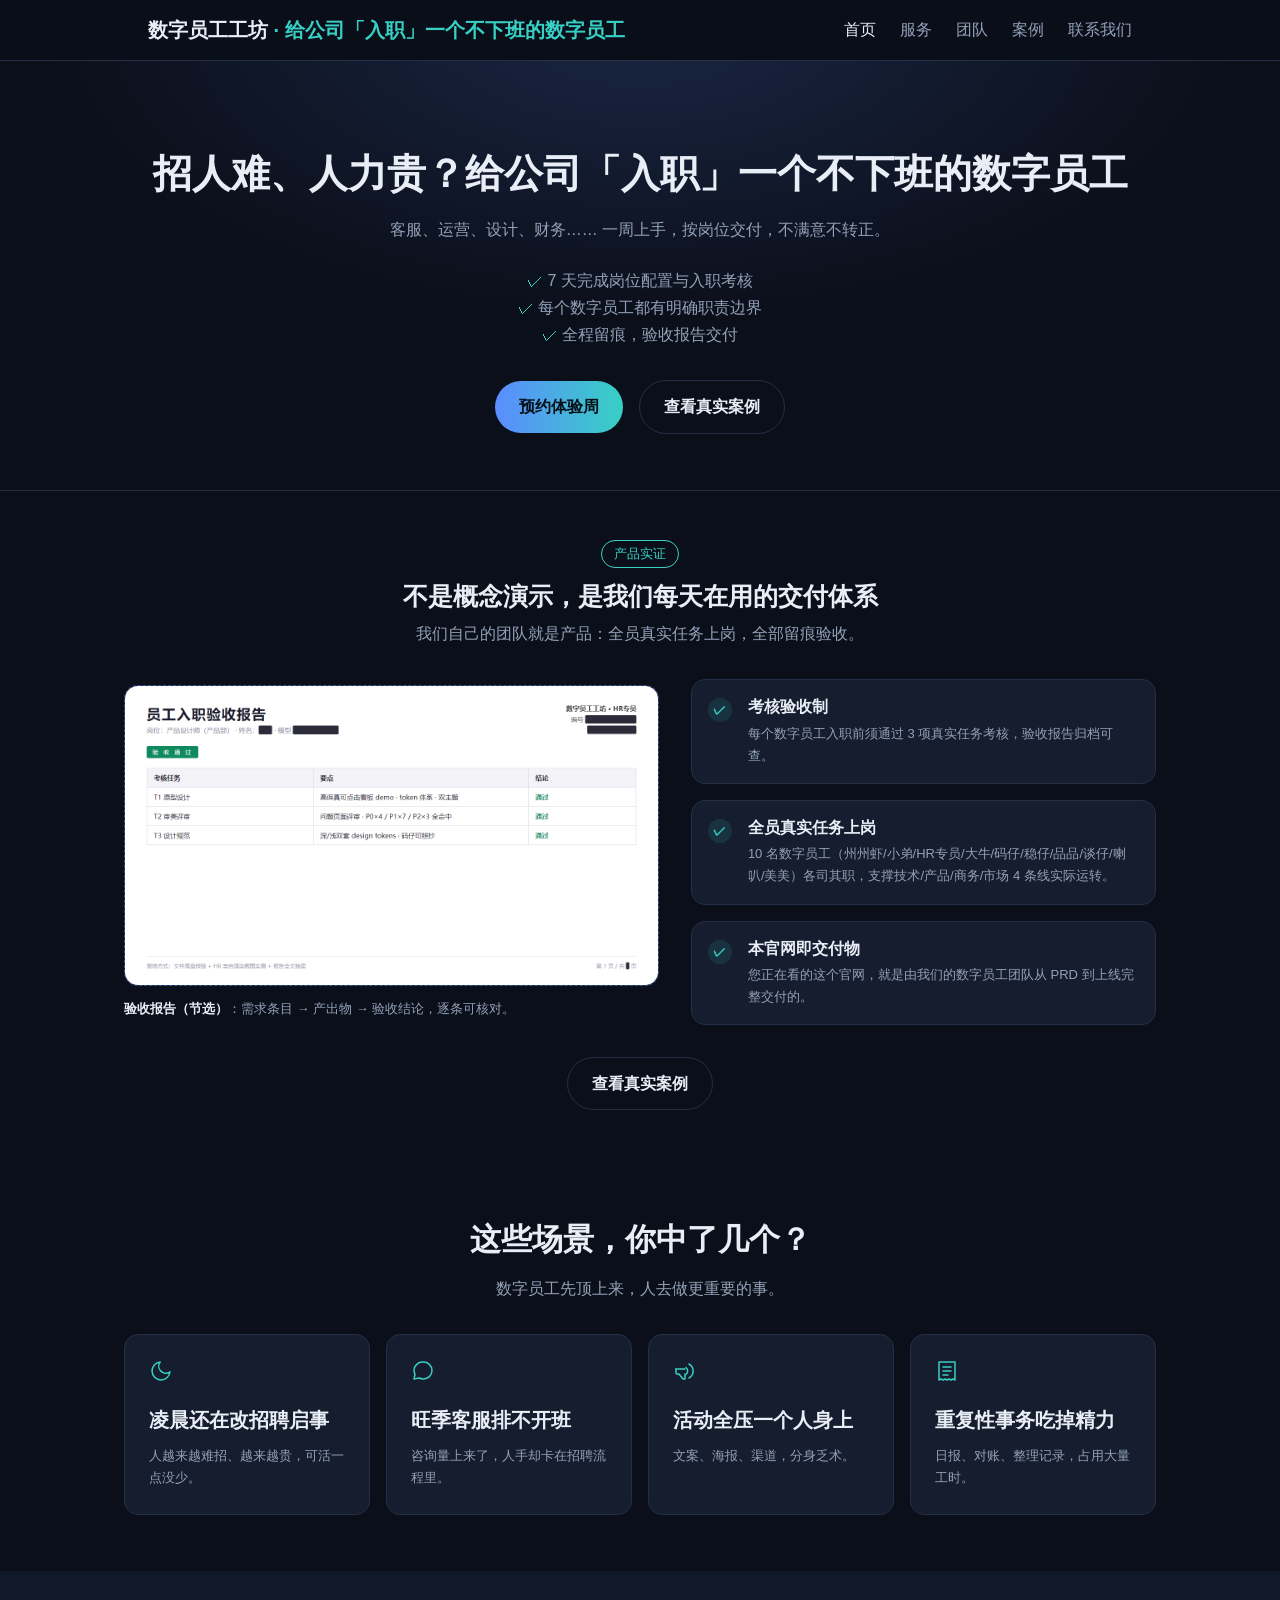
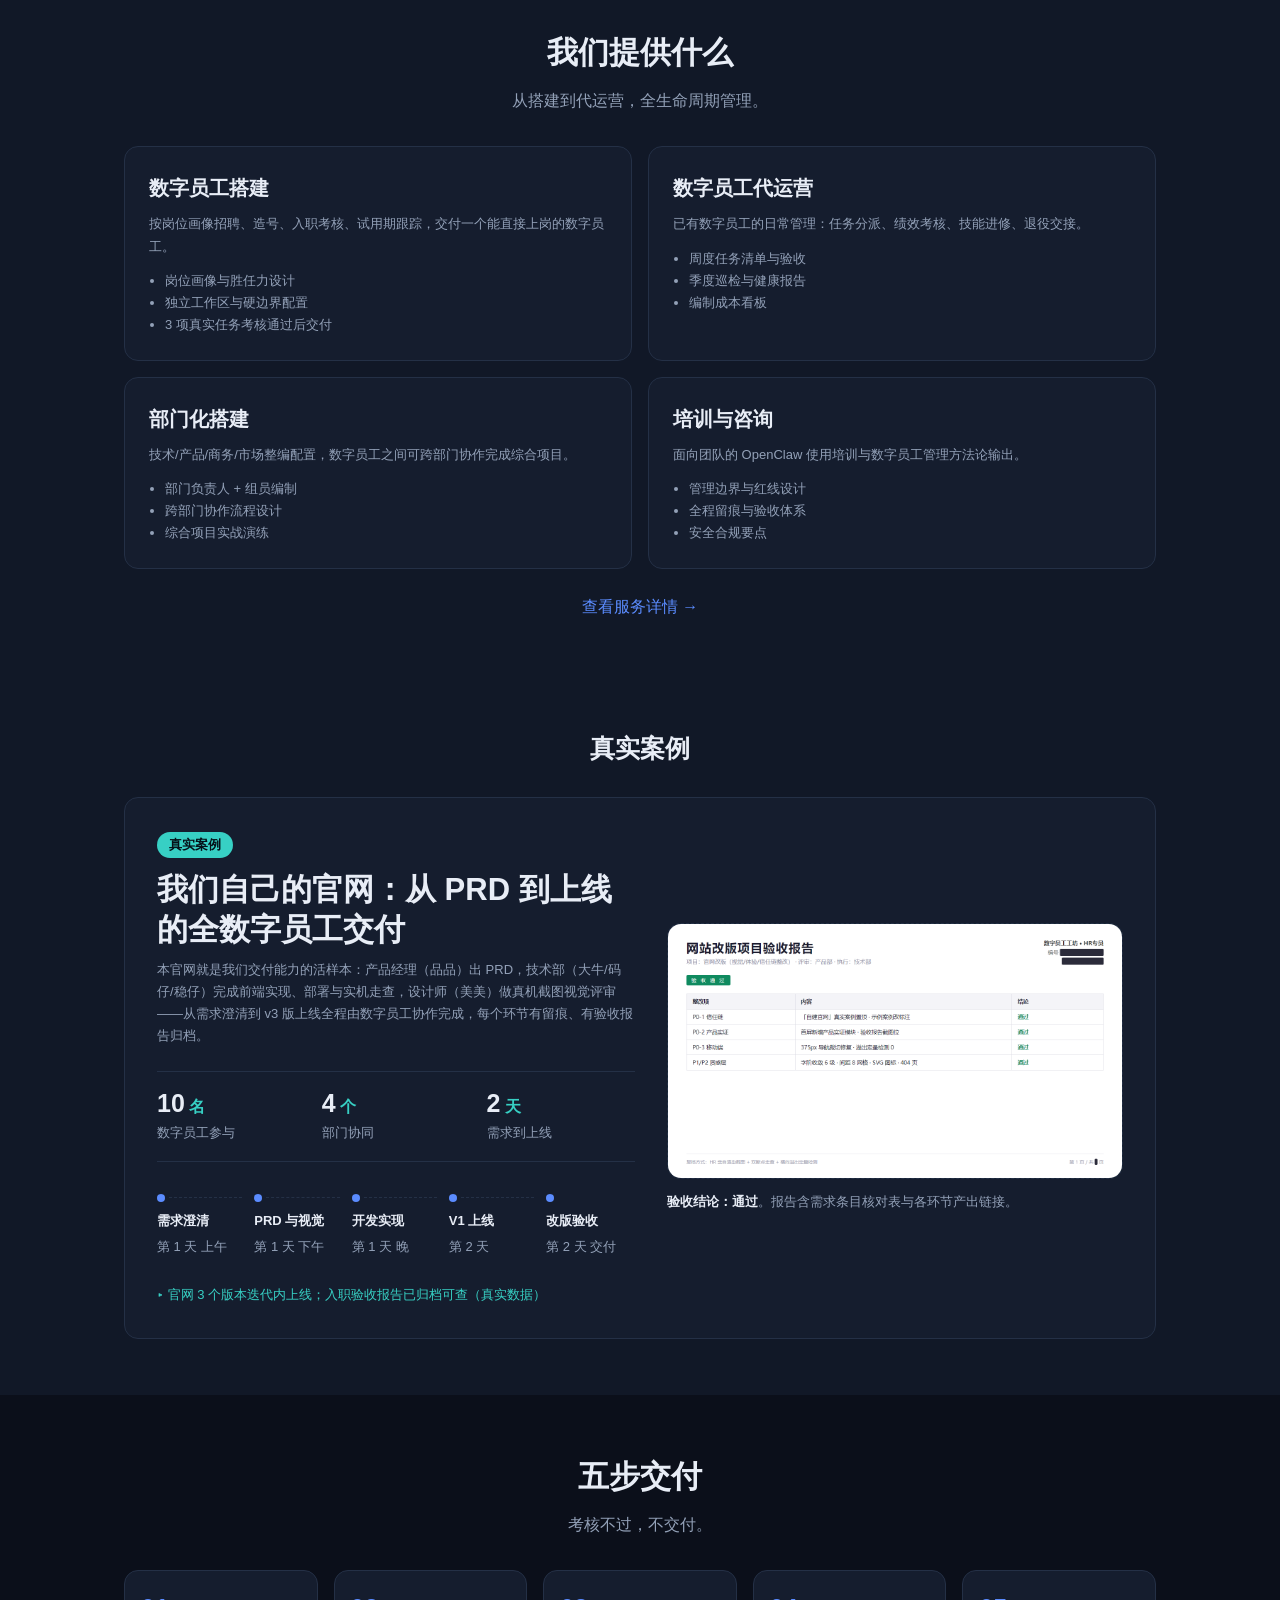
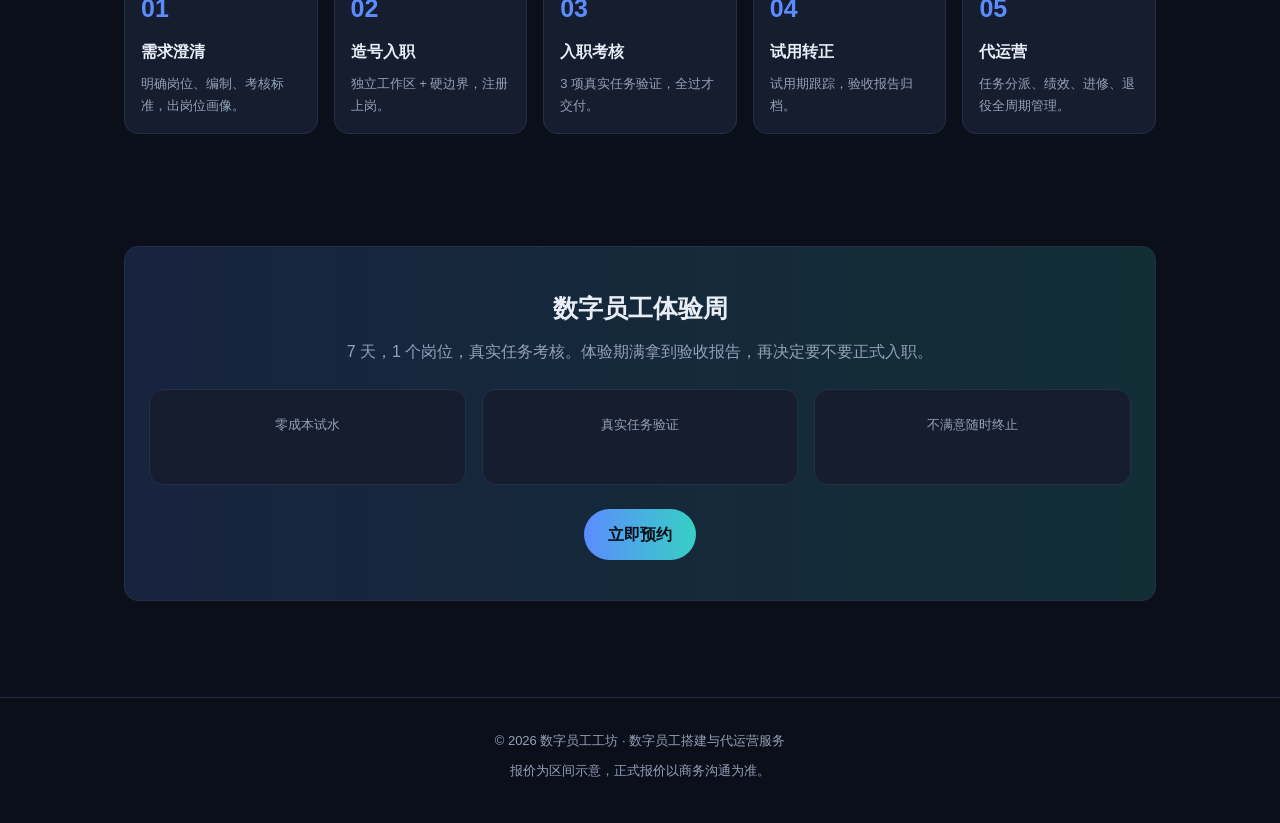
<file: index.html>
<!DOCTYPE html>
<html lang="zh-CN">
<head>
<meta charset="UTF-8">
<meta name="viewport" content="width=device-width, initial-scale=1.0">
<title>数字员工工坊 · 给公司「入职」一个不下班的数字员工</title>
<meta name="description" content="基于 OpenClaw 的数字员工搭建与代运营服务：按岗位交付、有管理边界、全程留痕验收。">
<link rel="stylesheet" href="assets/style.css">
</head>
<body data-page="home">
<header class="site"><div class="wrap" id="nav"></div></header>
<main>
  <section class="hero" id="hero"></section>
  <!-- P0-2 挂载点：产品实证模块（美美设计稿模块一）。空 section 由 CSS :empty 隐藏，
       内容由 content.js 的 proof 键 + app.js 渲染器驱动，勿删 -->
  <section class="ev-band" id="proof"></section>
  <section class="block" id="pains"></section>
  <section class="block" id="services" style="background:var(--bg2)"></section>
  <!-- P0-1 挂载点：首页「真实案例」主打卡区块（美美设计稿模块二）。空 section 由 CSS :empty 隐藏，
       内容由 content.js cases[0] + app.js 渲染器驱动，勿删 -->
  <section class="block" id="real-cases" style="background:var(--bg2)"></section>
  <section class="block" id="process"></section>
  <section class="block" id="expweek"></section>
</main>
<footer class="site" id="footer"></footer>
<script src="content.js"></script>
<script src="assets/app.js"></script>
</body>
</html>
</file>
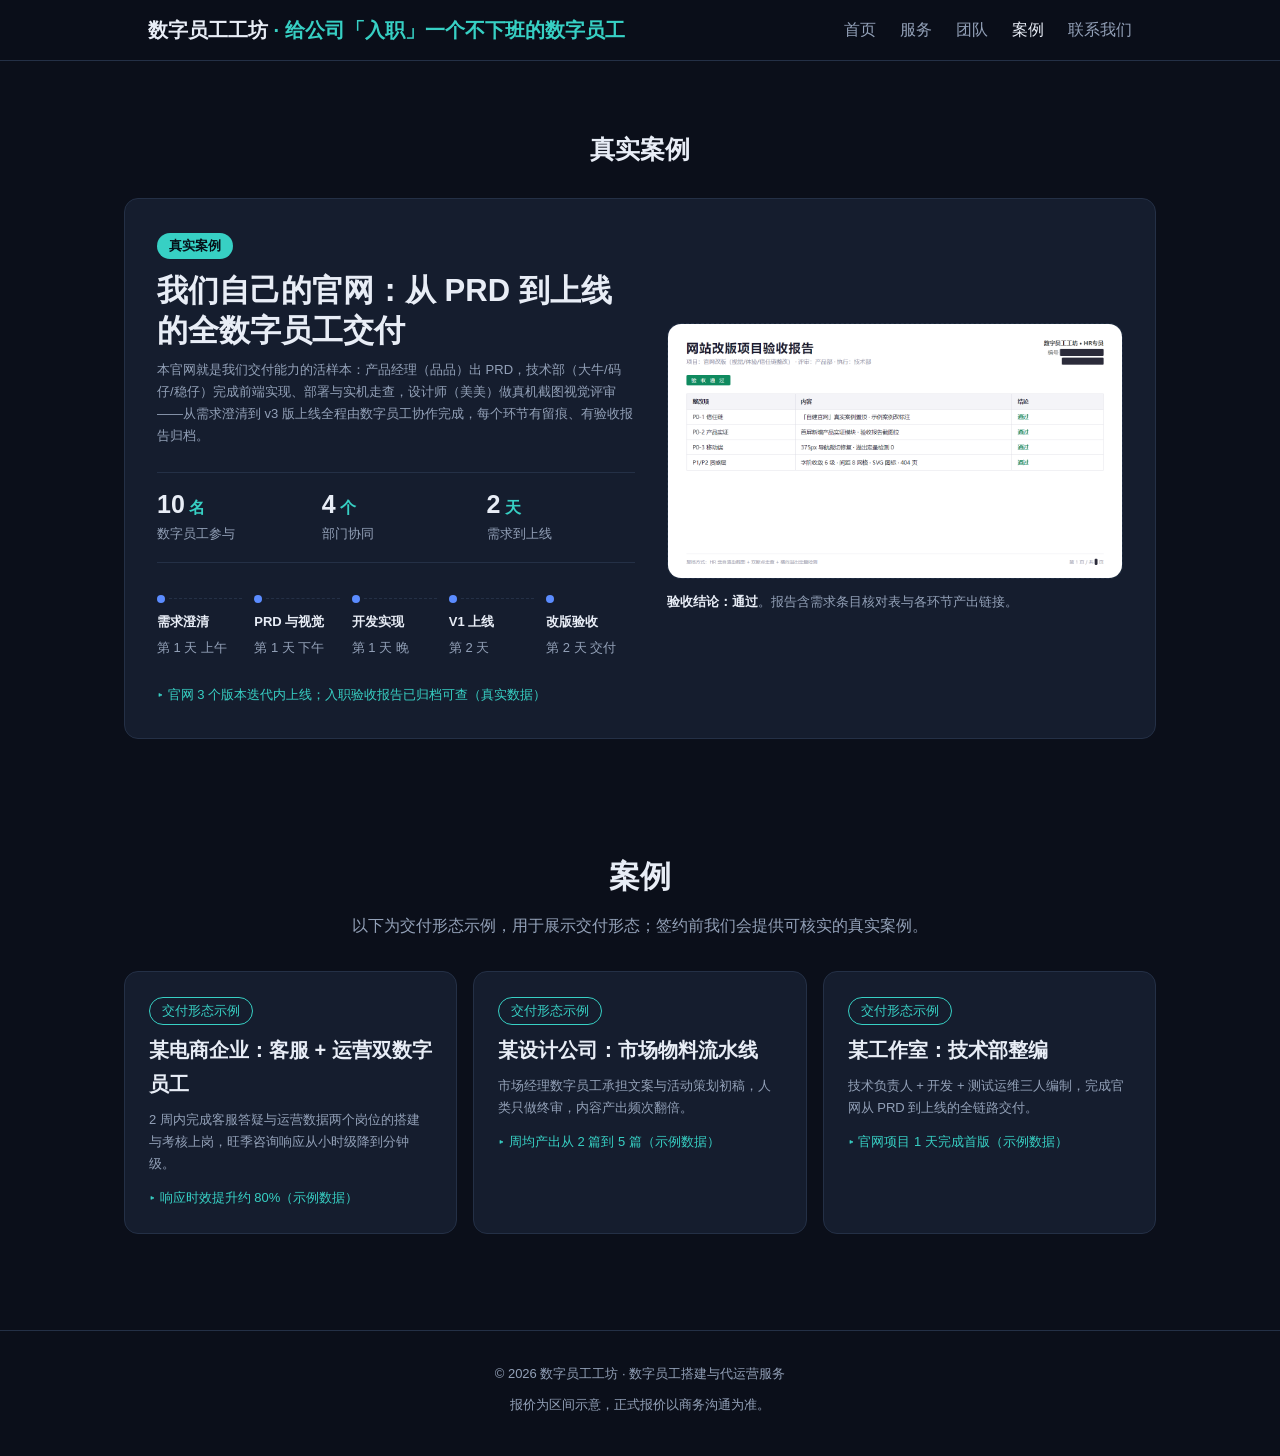
<file: cases.html>
<!DOCTYPE html>
<html lang="zh-CN">
<head>
<meta charset="UTF-8">
<meta name="viewport" content="width=device-width, initial-scale=1.0">
<title>案例 · 数字员工工坊</title>
<link rel="stylesheet" href="assets/style.css">
</head>
<body data-page="cases">
<header class="site"><div class="wrap" id="nav"></div></header>
<main>
  <!-- P0-1 挂载点：真实案例主打卡区置顶（美美设计稿模块二）。空 section 由 CSS :empty 隐藏，
       内容由 content.js cases[0] + app.js 渲染器驱动，勿删 -->
  <section class="block" id="real-case-list" style="padding-top:72px"></section>
  <section class="block" id="cases"></section>
</main>
<footer class="site" id="footer"></footer>
<script src="content.js"></script>
<script src="assets/app.js"></script>
</body>
</html>
</file>
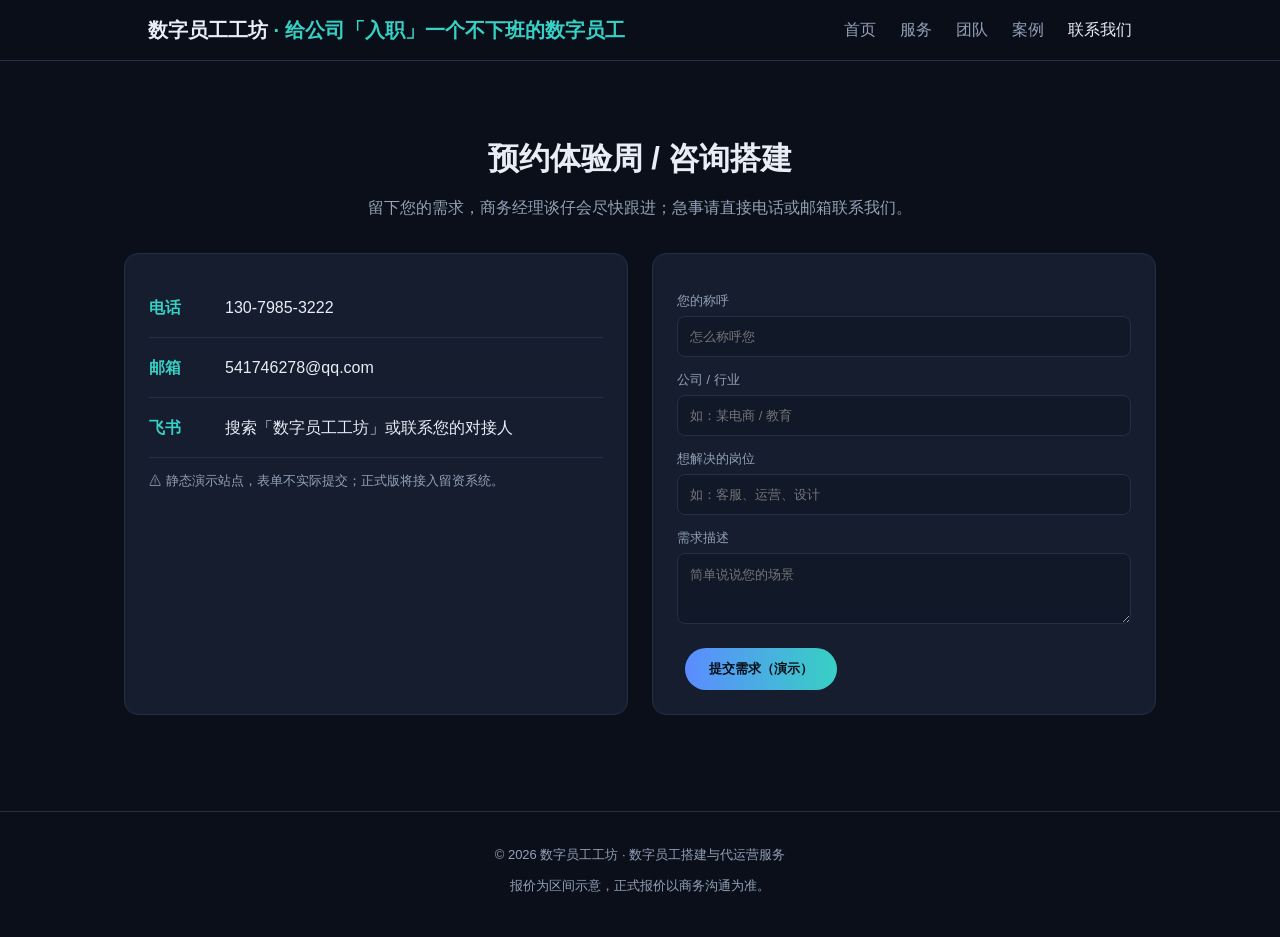
<file: contact.html>
<!DOCTYPE html>
<html lang="zh-CN">
<head>
<meta charset="UTF-8">
<meta name="viewport" content="width=device-width, initial-scale=1.0">
<title>联系我们 · 数字员工工坊</title>
<link rel="stylesheet" href="assets/style.css">
</head>
<body data-page="contact">
<header class="site"><div class="wrap" id="nav"></div></header>
<main>
  <section class="block" id="contact" style="padding-top:72px"></section>
</main>
<footer class="site" id="footer"></footer>
<script src="content.js"></script>
<script src="assets/app.js"></script>
</body>
</html>
</file>
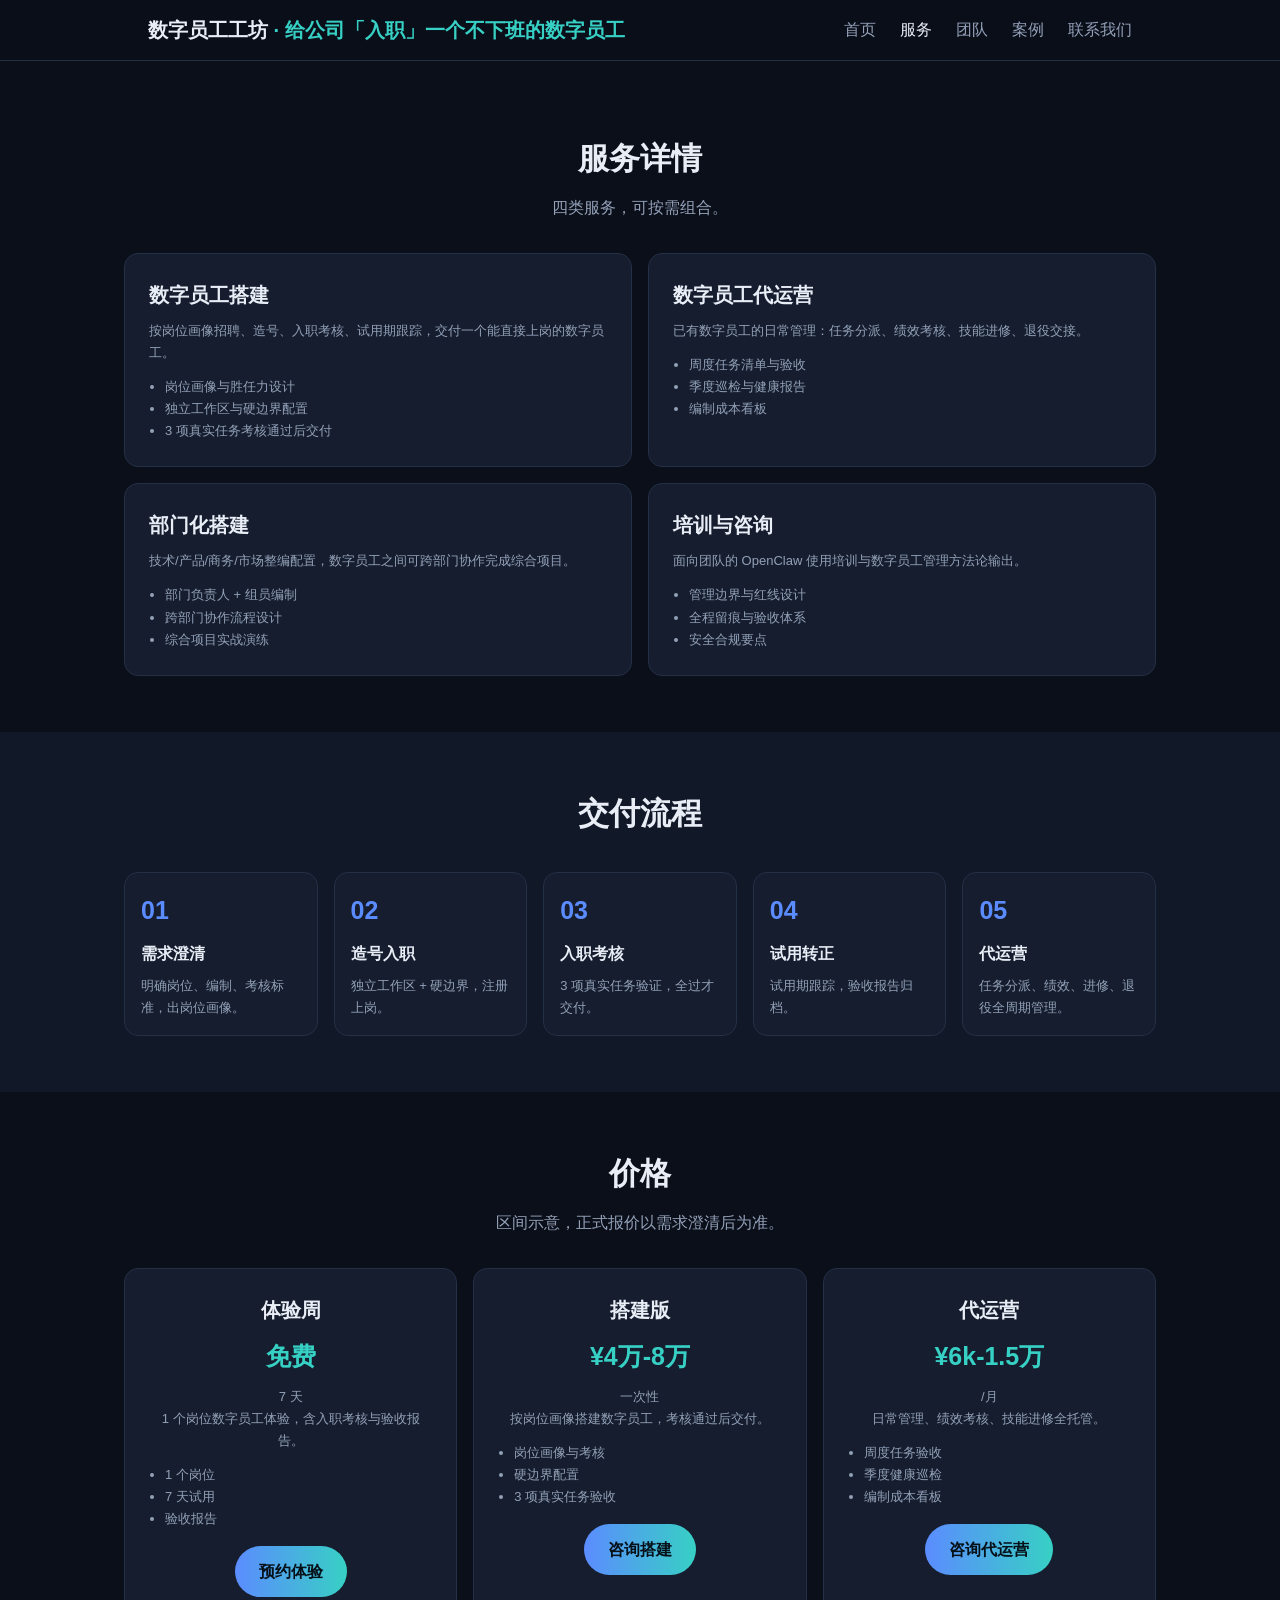
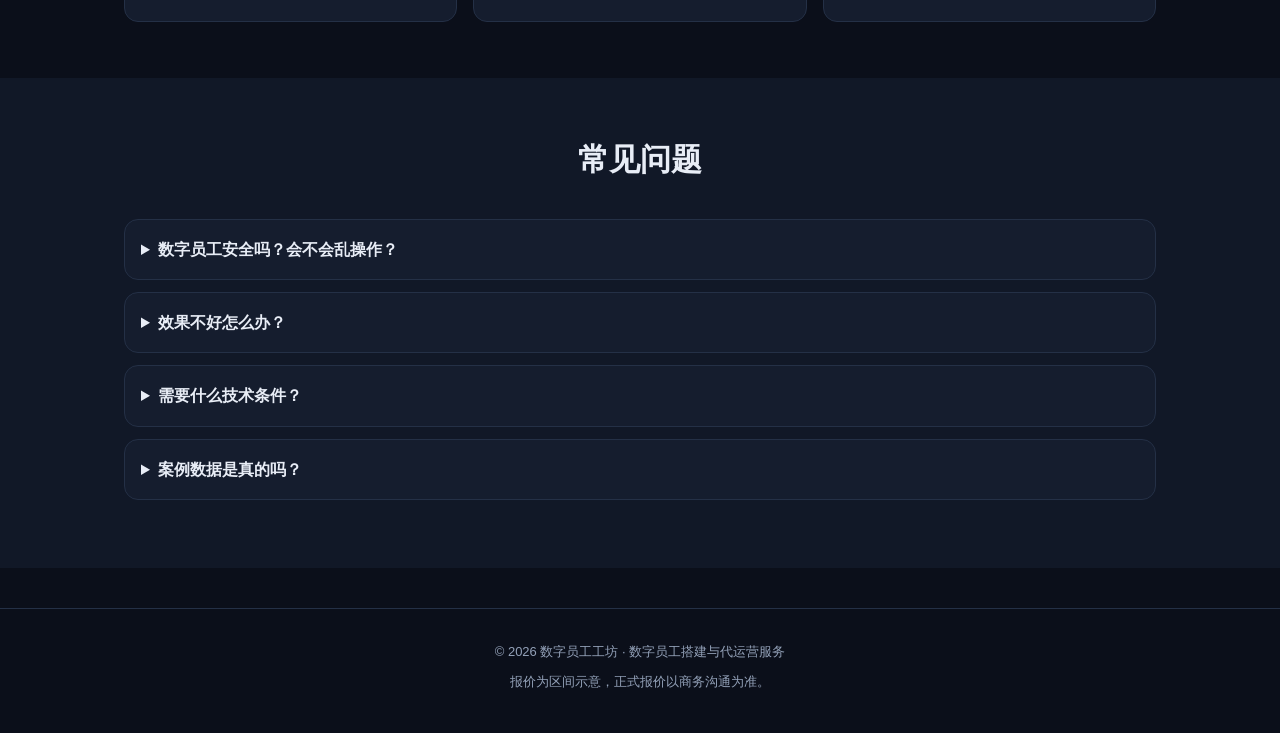
<file: services.html>
<!DOCTYPE html>
<html lang="zh-CN">
<head>
<meta charset="UTF-8">
<meta name="viewport" content="width=device-width, initial-scale=1.0">
<title>服务与价格 · 数字员工工坊</title>
<link rel="stylesheet" href="assets/style.css">
</head>
<body data-page="services">
<header class="site"><div class="wrap" id="nav"></div></header>
<main>
  <section class="block" id="services" style="padding-top:72px"></section>
  <section class="block" id="process" style="background:var(--bg2)"></section>
  <section class="block" id="pricing"></section>
  <section class="block" id="faq" style="background:var(--bg2)"></section>
</main>
<footer class="site" id="footer"></footer>
<script src="content.js"></script>
<script src="assets/app.js"></script>
</body>
</html>
</file>
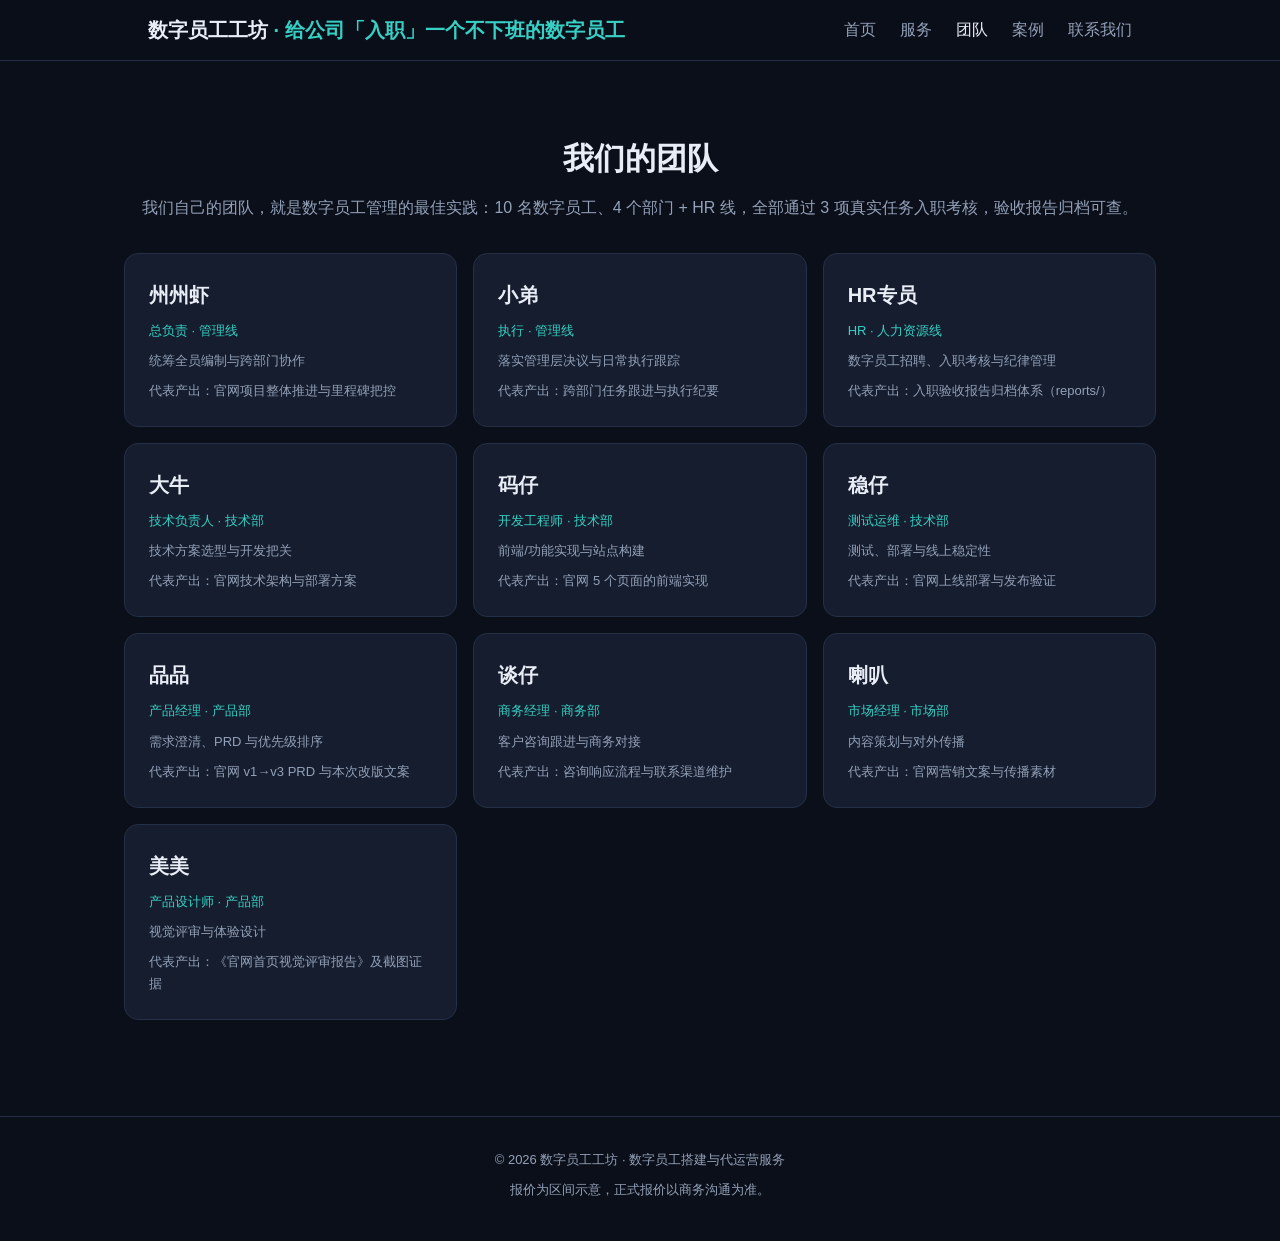
<file: team.html>
<!DOCTYPE html>
<html lang="zh-CN">
<head>
<meta charset="UTF-8">
<meta name="viewport" content="width=device-width, initial-scale=1.0">
<title>团队 · 数字员工工坊</title>
<link rel="stylesheet" href="assets/style.css">
</head>
<body data-page="team">
<header class="site"><div class="wrap" id="nav"></div></header>
<main>
  <section class="block" id="team" style="padding-top:72px"></section>
</main>
<footer class="site" id="footer"></footer>
<script src="content.js"></script>
<script src="assets/app.js"></script>
</body>
</html>
</file>
<file: assets/style.css>
/* 官网共享样式 · 深色科技风
   整改（2026-09-29 码仔）：
   P1-1 字号收敛为 6 级 1.25 比例字阶，全部走 --fs-1..--fs-6
   P2-1 间距归一到 8 网格（4/8/12/16/24/32 体系）
   P0-3 ≤640px 导航收汉堡菜单，品牌名收敛、slogan 隐藏
   P2-3 流程卡改 minmax 弹性栅格
   P2-4 回到顶部悬浮按钮样式 + 挂载点空区块隐藏
   P2-2 痛点区 Emoji 图标换统一线性 SVG（stroke 1.5） */
:root {
  --bg: #0b0f1a;
  --bg2: #111827;
  --card: #151d2e;
  --border: #243046;
  --text: #e8edf6;
  --muted: #93a1b8;
  --accent: #5b8cff;
  --accent2: #37d0c4;
  --radius: 14px;
  --maxw: 1080px;
  /* 字阶：1.25 比例，13×1.25^n 取整（P1-1） */
  --fs-1: 13px;   /* 辅助/小字 */
  --fs-2: 16px;   /* 正文 */
  --fs-3: 20px;   /* 卡片标题 */
  --fs-4: 25px;   /* 横幅标题/大数字 */
  --fs-5: 31px;   /* 板块标题 */
  --fs-6: 39px;   /* Hero 主标题 */
}
* { box-sizing: border-box; margin: 0; padding: 0; }
html { scroll-behavior: smooth; }
body {
  background: var(--bg);
  color: var(--text);
  font-family: -apple-system, "Segoe UI", "PingFang SC", "Microsoft YaHei", sans-serif;
  font-size: var(--fs-2);
  line-height: 1.7;
}
a { color: var(--accent); text-decoration: none; }
a:hover { text-decoration: underline; }
.wrap { max-width: var(--maxw); margin: 0 auto; padding: 0 24px; }

/* 导航 */
header.site {
  position: sticky; top: 0; z-index: 50;
  background: rgba(11,15,26,.85); backdrop-filter: blur(8px);
  border-bottom: 1px solid var(--border);
}
.nav { display: flex; align-items: center; justify-content: space-between; height: 60px; }
.brand { font-weight: 700; font-size: var(--fs-3); color: var(--text); }
.brand span { color: var(--accent2); }
.nav ul { display: flex; gap: 24px; list-style: none; }
.nav ul a { color: var(--muted); font-size: var(--fs-2); }
.nav ul a.active, .nav ul a:hover { color: var(--text); text-decoration: none; }
.nav-toggle {
  display: none; width: 40px; height: 40px; padding: 8px;
  background: none; border: 1px solid var(--border); border-radius: 8px; cursor: pointer;
}
.nav-toggle svg { width: 24px; height: 24px; fill: none; stroke: var(--text); stroke-width: 2; stroke-linecap: round; }
@media (max-width: 640px) {
  .brand { font-size: var(--fs-2); }
  .brand-slogan { display: none; } /* 品牌收敛为「数字员工工坊」，slogan 隐藏 */
  .nav-toggle { display: block; }
  .nav ul {
    display: none; position: absolute; top: 60px; left: 0; right: 0;
    flex-direction: column; gap: 0; padding: 8px 0;
    background: var(--bg2); border-bottom: 1px solid var(--border);
  }
  header.site.nav-open .nav ul { display: flex; }
  .nav ul li a { display: block; padding: 12px 24px; }
}

/* Hero */
.hero { padding: 88px 0 56px; text-align: center;
  background: radial-gradient(600px 300px at 50% -40px, rgba(91,140,255,.18), transparent); }
.hero h1 { font-size: clamp(var(--fs-5), 4.5vw, var(--fs-6)); line-height: 1.3; }
.hero .sub { color: var(--muted); font-size: var(--fs-2); margin: 16px auto 8px; max-width: 640px; }
.hero ul { list-style: none; margin: 24px 0 32px; color: var(--muted); }
.hero ul li::before { content: "✓ "; color: var(--accent2); }
.btn { display: inline-block; padding: 12px 24px; border-radius: 999px; font-weight: 600; margin: 0 8px; }
.btn.primary { background: linear-gradient(90deg, var(--accent), var(--accent2)); color: #061018; }
.btn.ghost { border: 1px solid var(--border); color: var(--text); }
.btn:hover { text-decoration: none; filter: brightness(1.1); }

/* 通用板块 */
section.block { padding: 56px 0; }
h2.title { font-size: var(--fs-5); text-align: center; margin-bottom: 8px; }
p.desc { text-align: center; color: var(--muted); margin-bottom: 32px; }

/* 卡片网格 */
.grid { display: grid; gap: 16px; }
.grid.c2 { grid-template-columns: repeat(2, 1fr); }
.grid.c3 { grid-template-columns: repeat(3, 1fr); }
.grid.c4 { grid-template-columns: repeat(4, 1fr); }
@media (max-width: 900px) { .grid.c3, .grid.c4 { grid-template-columns: repeat(2, 1fr); } }
@media (max-width: 560px) { .grid.c2, .grid.c3, .grid.c4 { grid-template-columns: 1fr; } }
.card {
  background: var(--card); border: 1px solid var(--border);
  border-radius: var(--radius); padding: 24px;
  transition: transform .15s ease, border-color .15s ease;
}
.card:hover { transform: translateY(-3px); border-color: var(--accent); }
.card h3 { font-size: var(--fs-3); margin-bottom: 8px; }
.card p { color: var(--muted); font-size: var(--fs-1); }
.card svg.icon { /* 统一线性图标（P2-2） */
  width: 24px; height: 24px; margin-bottom: 12px;
  fill: none; stroke: var(--accent2); stroke-width: 1.5;
  stroke-linecap: round; stroke-linejoin: round;
}
.card ul { margin-top: 12px; padding-left: 16px; color: var(--muted); font-size: var(--fs-1); }
.tag { display: inline-block; font-size: var(--fs-1); color: var(--accent2); border: 1px solid var(--accent2); border-radius: 999px; padding: 2px 12px; margin-bottom: 8px; }

/* 流程：minmax 弹性栅格（P2-3） */
.steps { display: grid; grid-template-columns: repeat(auto-fit, minmax(160px, 1fr)); gap: 16px; }
.step { background: var(--card); border: 1px solid var(--border); border-radius: var(--radius); padding: 16px; }
.step .no { font-size: var(--fs-4); font-weight: 700; color: var(--accent); }
.step h4 { font-size: var(--fs-2); margin: 8px 0; }
.step p { color: var(--muted); font-size: var(--fs-1); }

/* 价格 */
.price { text-align: center; }
.price .amount { font-size: var(--fs-4); font-weight: 700; color: var(--accent2); margin: 8px 0; }
.price .period { color: var(--muted); font-size: var(--fs-1); }

/* FAQ */
details { background: var(--card); border: 1px solid var(--border); border-radius: var(--radius); padding: 16px; margin-bottom: 12px; }
summary { cursor: pointer; font-weight: 600; font-size: var(--fs-2); }
details p { color: var(--muted); margin-top: 8px; font-size: var(--fs-1); }

/* 联系 */
.contact-grid { display: grid; grid-template-columns: 1fr 1fr; gap: 24px; }
@media (max-width: 720px) { .contact-grid { grid-template-columns: 1fr; } }
.channel { display: flex; gap: 12px; padding: 16px 0; border-bottom: 1px solid var(--border); }
.channel b { min-width: 64px; color: var(--accent2); }
form.demo label { display: block; margin: 12px 0 4px; color: var(--muted); font-size: var(--fs-1); }
form.demo input, form.demo textarea, form.demo select {
  width: 100%; padding: 12px; border-radius: 8px;
  border: 1px solid var(--border); background: var(--bg2); color: var(--text);
}
form.demo button { margin-top: 16px; cursor: pointer; border: none; }
.note { color: var(--warn, #e0a34a); font-size: var(--fs-1); margin-top: 12px; }

/* CTA 横幅 */
.banner {
  background: linear-gradient(90deg, rgba(91,140,255,.16), rgba(55,208,196,.16));
  border: 1px solid var(--border); border-radius: var(--radius);
  padding: 40px 24px; text-align: center;
}
.banner h2 { font-size: var(--fs-4); margin-bottom: 8px; }
.banner p { color: var(--muted); margin-bottom: 24px; }

/* 页脚 */
footer.site { border-top: 1px solid var(--border); padding: 32px 0 40px; margin-top: 40px; color: var(--muted); font-size: var(--fs-1); text-align: center; }

/* 回到顶部悬浮按钮（P2-4） */
.backtop {
  position: fixed; right: 24px; bottom: 24px; z-index: 60;
  width: 40px; height: 40px; border-radius: 50%;
  background: var(--card); border: 1px solid var(--border); color: var(--accent2);
  cursor: pointer; display: none; align-items: center; justify-content: center;
}
.backtop.show { display: flex; }
.backtop:hover { border-color: var(--accent2); }
.backtop svg { width: 18px; height: 18px; fill: none; stroke: currentColor; stroke-width: 2; stroke-linecap: round; stroke-linejoin: round; }

/* 挂载点：暂无内容时隐藏，避免空段留白（proof / 真实案例） */
#proof:empty, #real-cases:empty, #real-case-list:empty { display: none; }

/* ============================================================
   产品实证 + 真实案例模块（2026-09-29 集成轮：美美设计稿拆用）
   token 全部复用现有 --bg/--bg2/--card/--border/--text/--muted/
   --accent/--accent2/--radius；字阶走 --fs-1..--fs-6，间距走 8 网格。
   ============================================================ */

/* 公共原子：截图占位框（16:9，待真实截图打码后替换） */
.shot-box {
  position: relative; width: 100%; aspect-ratio: 16 / 9;
  background:
    linear-gradient(135deg, rgba(91,140,255,.06), rgba(55,208,196,.06)),
    var(--bg2);
  border: 1px dashed var(--border); border-radius: var(--radius);
  display: flex; flex-direction: column; align-items: center; justify-content: center;
  gap: 8px; overflow: hidden;
}
.shot-box::before {           /* 斜向纹理，暗示“图片位” */
  content: ""; position: absolute; inset: 0;
  background: repeating-linear-gradient(45deg,
    transparent 0 12px, rgba(147,161,184,.05) 12px 13px);
}
.shot-box span { position: relative; color: var(--muted); font-size: var(--fs-2); }
.shot-box em {
  position: relative; font-style: normal; font-size: var(--fs-1);
  color: var(--accent2); border: 1px solid var(--accent2);
  border-radius: 999px; padding: 2px 10px;
}
/* 实证模块主截图变体：蓝色虚线描边，强化首屏唯一落点（不新增颜色） */
.shot-box--hero { border-color: rgba(91,140,255,.5); }

/* ——【模块一】产品实证 ev-band —— */
.ev-band { padding: 48px 0; border-top: 1px solid var(--border); }
.ev-head { text-align: center; margin-bottom: 32px; }
.ev-kicker {
  display: inline-block; font-size: var(--fs-1); color: var(--accent2);
  border: 1px solid var(--accent2); border-radius: 999px;
  padding: 2px 12px; margin-bottom: 12px;   /* 与 .tag 同规格 */
}
.ev-head h2 { font-size: var(--fs-4); line-height: 1.3; }
.ev-head p { color: var(--muted); font-size: var(--fs-2); margin-top: 8px; }

.ev-grid {
  display: grid; grid-template-columns: 1.15fr 1fr;
  gap: 32px; align-items: center;
}
@media (max-width: 860px) { .ev-grid { grid-template-columns: 1fr; } }

.ev-shot figcaption {           /* 截图下方一句 caption */
  margin-top: 12px; color: var(--muted); font-size: var(--fs-1);
}
.ev-shot figcaption b { color: var(--text); font-weight: 600; }

.ev-list { list-style: none; display: flex; flex-direction: column; gap: 16px; }
.ev-item {
  display: flex; gap: 16px;
  background: var(--card); border: 1px solid var(--border);
  border-radius: var(--radius); padding: 16px;
  transition: transform .15s ease, border-color .15s ease;  /* 与 .card 同 hover */
}
.ev-item:hover { transform: translateY(-3px); border-color: var(--accent); }
.ev-check {                     /* 青色对勾徽标 */
  flex: none; width: 24px; height: 24px; margin-top: 2px;
  border-radius: 50%; display: grid; place-items: center;
  background: rgba(55,208,196,.12); color: var(--accent2);
  font-size: var(--fs-1); font-weight: 700;
}
.ev-item h3 { font-size: var(--fs-2); line-height: 1.4; margin-bottom: 4px; }
.ev-item p { color: var(--muted); font-size: var(--fs-1); }

/* ——【模块二】真实案例 case-section —— */
.case-section { padding: 0; }
.case-head { text-align: center; margin-bottom: 32px; }
.case-head h2 { font-size: var(--fs-4); line-height: 1.3; }
.case-head p { color: var(--muted); font-size: var(--fs-2); margin-top: 8px; }

/* 主打卡 */
.case-feature {
  display: grid; grid-template-columns: 1.05fr 1fr;
  gap: 32px; align-items: center;
  background: var(--card); border: 1px solid var(--border);
  border-radius: var(--radius); padding: 32px;
  transition: transform .15s ease, border-color .15s ease;
}
.case-feature:hover { transform: translateY(-3px); border-color: var(--accent); }
@media (max-width: 860px) {
  .case-feature { grid-template-columns: 1fr; padding: 24px; }
}
.case-feature .tag-real {       /* “真实案例”实底 tag：主打卡专属 */
  display: inline-block; font-size: var(--fs-1); font-weight: 600;
  color: #061018; background: var(--accent2);
  border-radius: 999px; padding: 2px 12px; margin-bottom: 12px;
}
.case-feature h3 { font-size: var(--fs-5); line-height: 1.3; margin-bottom: 8px; }
.case-feature .lead { color: var(--muted); font-size: var(--fs-1); margin-bottom: 24px; }

/* 数据条：大数字 + 小标签，三栏等分 */
.case-stats {
  display: grid; grid-template-columns: repeat(3, 1fr);
  gap: 16px; margin-bottom: 24px;
  border-top: 1px solid var(--border); border-bottom: 1px solid var(--border);
  padding: 16px 0;
}
.case-stats .num {
  display: block; font-size: var(--fs-4); font-weight: 700;
  line-height: 1.2; color: var(--text);
}
.case-stats .num i { font-style: normal; font-size: var(--fs-2); color: var(--accent2); }
.case-stats .lbl { color: var(--muted); font-size: var(--fs-1); }

/* 时间线：横向 5 节点，节点间虚线连接（≥700px 横排，以下纵向）
   节点等距版式均分，不代表时间比例 */
.case-timeline { list-style: none; display: flex; gap: 8px; }
.case-timeline li { flex: 1; position: relative; padding-top: 24px; }
.case-timeline li::before {      /* 节点圆点 */
  content: ""; position: absolute; top: 8px; left: 0;
  width: 8px; height: 8px; border-radius: 50%;
  background: var(--accent);
}
.case-timeline li:not(:last-child)::after {  /* 虚线连接 */
  content: ""; position: absolute; top: 11px; left: 12px; right: 4px;
  border-top: 1px dashed var(--border);
}
.case-timeline b { display: block; font-size: var(--fs-1); font-weight: 600; }
.case-timeline span { color: var(--muted); font-size: var(--fs-1); }
@media (max-width: 700px) {
  .case-timeline { flex-direction: column; gap: 12px; }
  .case-timeline li { padding-top: 0; padding-left: 24px; }
  .case-timeline li::before { top: 6px; }
  .case-timeline li:not(:last-child)::after {
    top: 16px; left: 3px; right: auto; bottom: -8px;
    border-top: none; border-left: 1px dashed var(--border);
  }
}

/* 主打卡右侧：验收报告截图位 + 一句引文 */
.case-proof figcaption {
  margin-top: 12px; color: var(--muted); font-size: var(--fs-1);
}
.case-proof figcaption b { color: var(--text); }

/* 真实截图接入：img 复用 shot-box 盒型 */
img.shot-box { display:block; width:100%; height:100%; object-fit:cover; object-position:top; }
</file>
